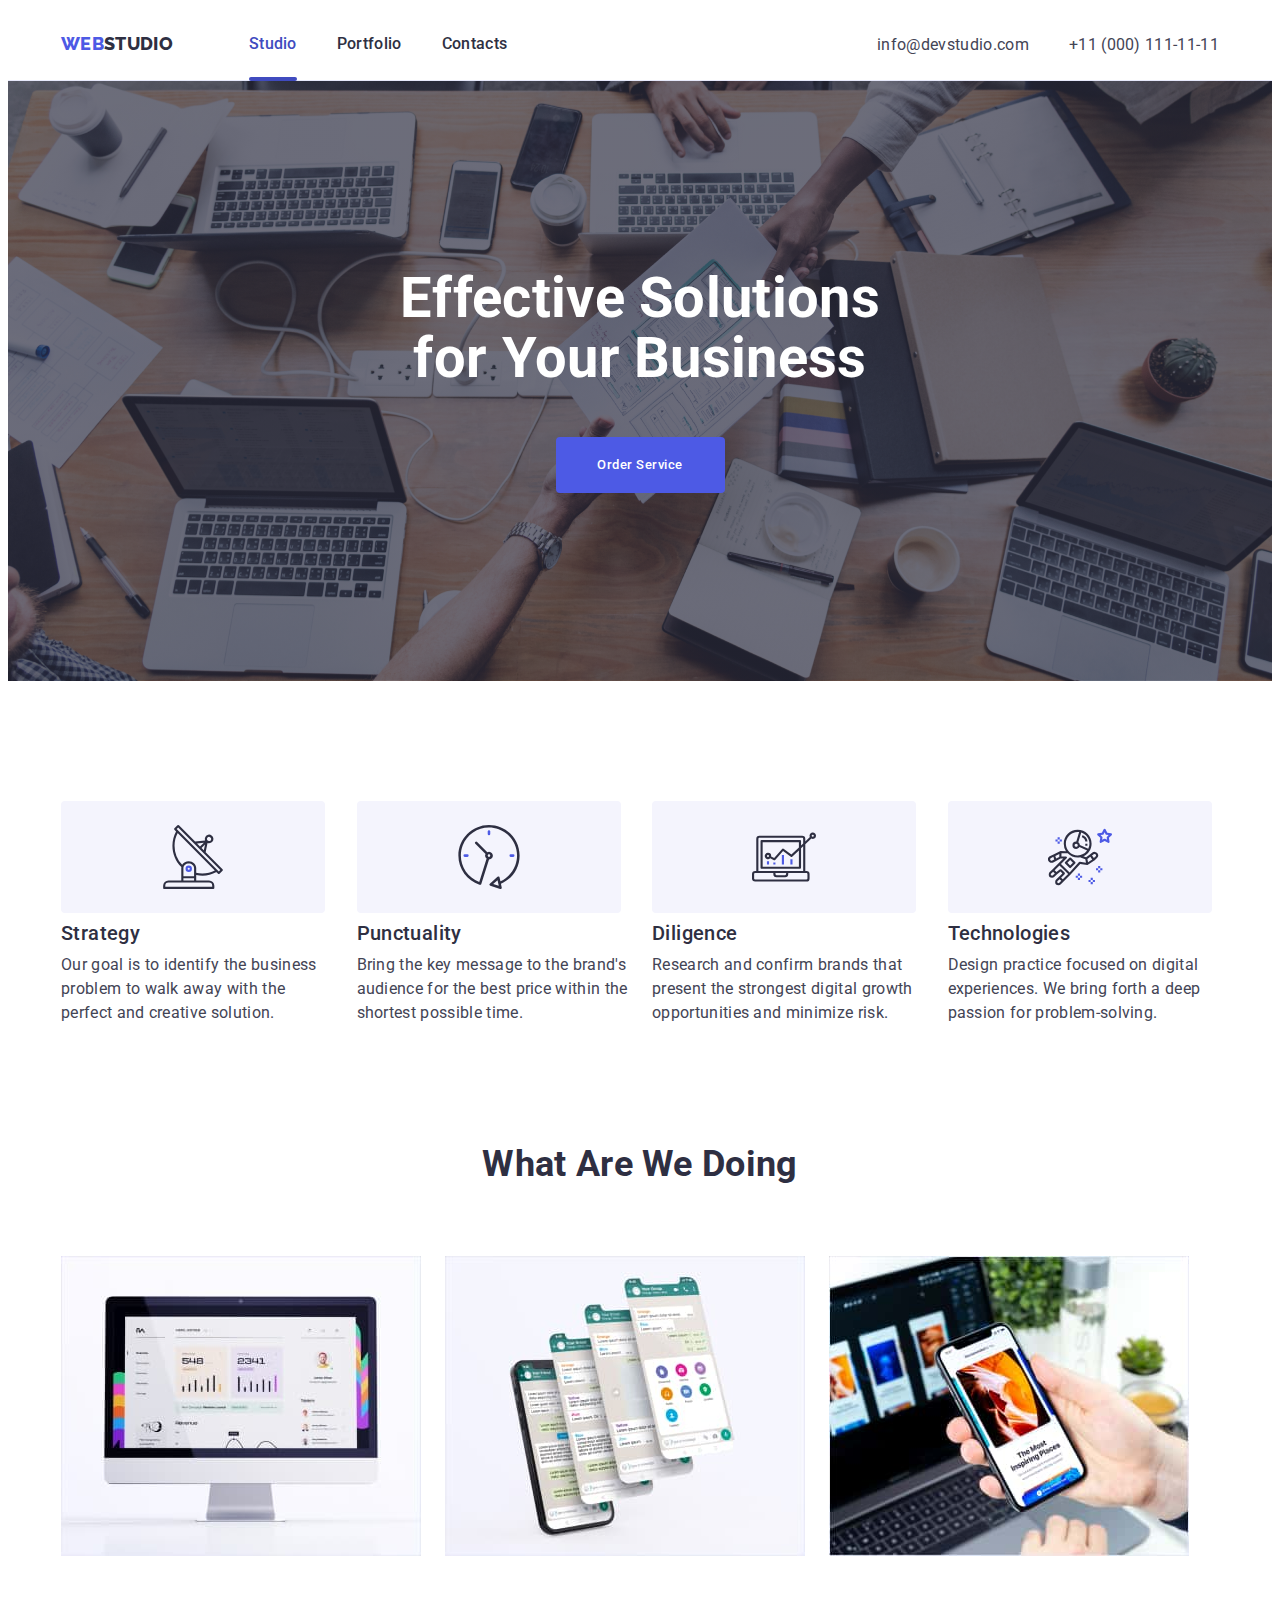
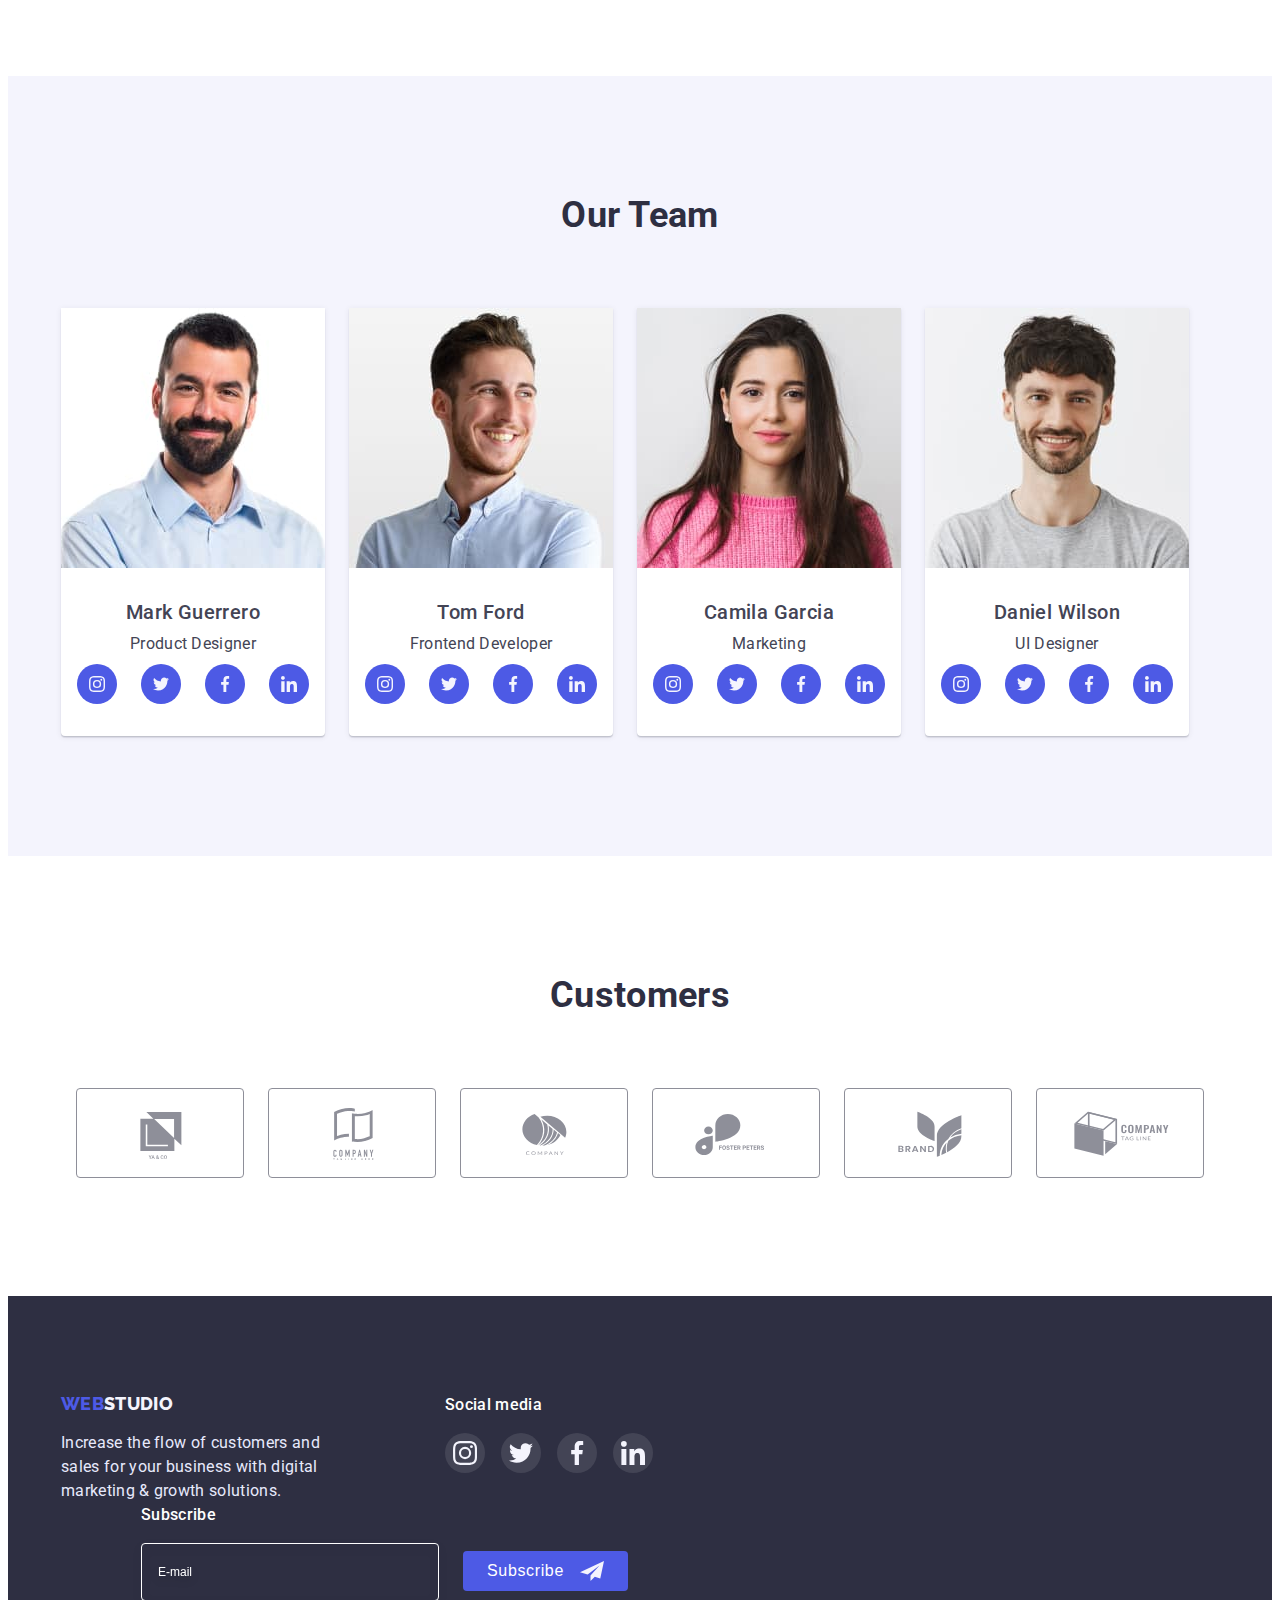
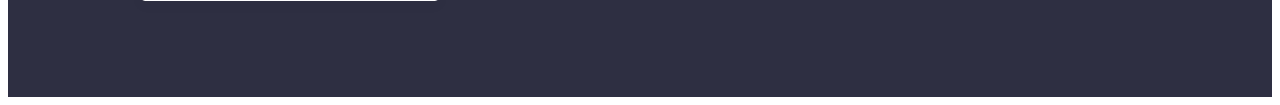
<file: index.html>
<!DOCTYPE html>
<html lang="en">
  <head>
    <meta charset="UTF-8" />
    <meta http-equiv="X-UA-Compatible" content="IE=edge" />
    <meta name="viewport" content="width=device-width, initial-scale=1.0" />
    <title>Webstudio</title>
    <link
      href="https://fonts.googleapis.com/css2?family=Raleway:wght@800&family=Roboto:wght@400;500;700&display=swap"
      rel="stylesheet"
    />
    <link
      rel="stylesheet"
      href="https://cdnjs.cloudflare.com/ajax/libs/modern-normalize/1.1.0/modern-normalize.min.css"
      integrity="sha512-wpPYUAdjBVSE4KJnH1VR1HeZfpl1ub8YT/NKx4PuQ5NmX2tKuGu6U/JRp5y+Y8XG2tV+wKQpNHVUX03MfMFn9Q=="
      crossorigin="anonymous"
      referrerpolicy="no-referrer"
    />
    <link rel="stylesheet" href="./css/styles.css" />
    <link rel="stylesheet" href="./css/mobile.css" />
    <link rel="stylesheet" href="./css/tablet.css" />
    <link rel="stylesheet" href="./css/desktop.css" />
  </head>
  <body>
    <header class="header">
      <div class="container header-container">
        <nav class="header-nav">
          <a href="./index.html" class="logo">
            <span class="logo-part">Web</span>studio</a
          >
          <ul class="header-list">
            <li>
              <a href="./index.html" class="header-link active">Studio</a>
            </li>
            <li>
              <a href="./portfolio.html" class="header-link">Portfolio</a>
            </li>
            <li>
              <a href="#" class="header-link">Contacts</a>
            </li>
          </ul>
        </nav>
        <address>
          <ul class="header-contacts">
            <li>
              <a href="mailto:info@devstudio.com" class="link-addres"
                >info@devstudio.com</a
              >
            </li>
            <li>
              <a href="tel:+110001111111" class="link-addres"
                >+11 (000) 111-11-11</a
              >
            </li>
          </ul>
        </address>
        <a href="./index.html" class="logo-menu">
          <span class="logo-part-menu">Web</span>studio</a
        >
        <button type="button" class="menu-open-btn" data-menu-open>
          <svg class="meny-icon">
            <use href="./images/symbol-defs.svg#icon-menu2"></use>
          </svg>
        </button>
      </div>
      <div class="mobile-menu is-hidden" data-menu>
        <div>
          <button class="menu-close-btn" type="button" data-menu-close>
            <svg class="menu-close-icon">
              <use href="./images/close-icon.svg#icon-close-black"></use>
            </svg>
          </button>
          <ul class="mob-menu-list">
            <li>
              <a href="./index.html" class="mob-menu-link">Studio</a>
            </li>
            <li>
              <a href="./portfolio.html" class="mob-menu-link">Portfolio</a>
            </li>
            <li>
              <a href="#" class="mob-menu-link mob-active">Contacts</a>
            </li>
          </ul>
        </div>
        <div>
          <ul class="mob-menu-contacts">
            <li>
              <a href="tel:+110001111111" class="mob-menu-tel"
                >+11 (000) 111-11-11</a
              >
            </li>
            <li>
              <a href="mailto:info@devstudio.com" class="mob-menu-addres"
                >info@devstudio.com</a
              >
            </li>
          </ul>
          <ul class="mob-menu-soc-icon">
            <li class="social-networks-footer-items">
              <a class="menu-social-list-link" href="">
                <svg class="menu-social-icon">
                  <use href="./images/symbol-defs.svg#icon-instagram"></use>
                </svg>
              </a>
            </li>
            <li class="social-networks-footer-items">
              <a class="menu-social-list-link" href="">
                <svg class="menu-social-icon">
                  <use href="./images/symbol-defs.svg#icon-twitter"></use>
                </svg>
              </a>
            </li>
            <li class="social-networks-footer-items">
              <a class="menu-social-list-link" href="">
                <svg class="menu-social-icon">
                  <use href="./images/symbol-defs.svg#icon-facebook"></use>
                </svg>
              </a>
            </li>
            <li class="social-networks-footer-items">
              <a class="menu-social-list-link" href="">
                <svg class="menu-social-icon">
                  <use href="./images/symbol-defs.svg#icon-linkedin"></use>
                </svg>
              </a>
            </li>
          </ul>
        </div>
      </div>
    </header>
    <main>
      <section class="section-hero">
        <div class="container">
          <h1 class="hero-title">Effective Solutions for Your Business</h1>
          <button type="button" class="hero-button" data-modal-open>
            Order Service
          </button>
        </div>
      </section>
      <section class="section">
        <div class="container">
          <h2 class="visually-hidden">Our services</h2>
          <ul class="services-list">
            <li class="services-item">
              <div class="icon-border">
                <svg class="services-icon">
                  <use href="./images/symbol-defs.svg#icon-antenna"></use>
                </svg>
              </div>

              <h3 class="section-subtitle">Strategy</h3>
              <p class="section-text">
                Our goal is to identify the business problem to walk away with
                the perfect and creative solution.
              </p>
            </li>
            <li class="services-item">
              <div class="icon-border">
                <svg class="services-icon">
                  <use href="./images/symbol-defs.svg#icon-clock"></use>
                </svg>
              </div>

              <h3 class="section-subtitle">Punctuality</h3>
              <p class="section-text">
                Bring the key message to the brand's audience for the best price
                within the shortest possible time.
              </p>
            </li>
            <li class="services-item">
              <div class="icon-border">
                <svg class="services-icon">
                  <use href="./images/symbol-defs.svg#icon-diagram"></use>
                </svg>
              </div>

              <h3 class="section-subtitle">Diligence</h3>
              <p class="section-text">
                Research and confirm brands that present the strongest digital
                growth opportunities and minimize risk.
              </p>
            </li>
            <li class="services-item">
              <div class="icon-border">
                <svg class="services-icon">
                  <use href="./images/symbol-defs.svg#icon-astronaut"></use>
                </svg>
              </div>

              <h3 class="section-subtitle">Technologies</h3>
              <p class="section-text">
                Design practice focused on digital experiences. We bring forth a
                deep passion for problem-solving.
              </p>
            </li>
          </ul>
        </div>
      </section>
      <section class="section-exapmles">
        <div class="container examples-container">
          <h2 class="section-title">What are we doing</h2>
          <ul class="examples-list">
            <li>
              <img
                srcset="./images/img1.jpg 1x, ./images/img1-2x.jpg 2x"
                src="./images/img1.jpg"
                alt="Computer"
                width="360"
              />
            </li>
            <li>
              <img
                srcset="./images/img2.jpg 1x, ./images/img2-2x.jpg 2x"
                src="./images/img2.jpg"
                alt="Smartphone"
                width="360"
              />
            </li>
            <li>
              <img
                srcset="./images/img3.jpg 1x, ./images/img3-2x.jpg 2x"
                src="./images/img3.jpg"
                alt="Smartphone and laptop"
                width="360"
              />
            </li>
          </ul>
        </div>
      </section>
      <section class="section-team">
        <div class="container">
          <h2 class="section-title">Our Team</h2>
          <ul class="team-list">
            <li class="team-item">
              <img
                srcset="./images/img-Mark.jpg 1x, ./images/img-Mark-2x.jpg 2x"
                src="./images/img-Mark.jpg"
                alt="Smilling man with beard"
                width="264"
              />
              <div class="team-item-subscribe">
                <h3 class="section-subtitle-team">Mark Guerrero</h3>
                <p class="section-text-team">Product Designer</p>
                <ul class="team-social-list">
                  <li class="team-social-list-item">
                    <a class="team-social-list-link" href="">
                      <svg class="team-social-icon">
                        <use
                          href="./images/symbol-defs.svg#icon-instagram"
                        ></use>
                      </svg>
                    </a>
                  </li>
                  <li class="team-social-list-item">
                    <a class="team-social-list-link" href="">
                      <svg class="team-social-icon">
                        <use href="./images/symbol-defs.svg#icon-twitter"></use>
                      </svg>
                    </a>
                  </li>
                  <li class="team-social-list-item">
                    <a class="team-social-list-link" href="">
                      <svg class="team-social-icon">
                        <use
                          href="./images/symbol-defs.svg#icon-facebook"
                        ></use>
                      </svg>
                    </a>
                  </li>
                  <li class="team-social-list-item">
                    <a class="team-social-list-link" href="">
                      <svg class="team-social-icon">
                        <use
                          href="./images/symbol-defs.svg#icon-linkedin"
                        ></use>
                      </svg>
                    </a>
                  </li>
                </ul>
              </div>
            </li>
            <li class="team-item">
              <img
                srcset="./images/img-TOm.jpg 1x, ./images/img-TOm-2x.jpg 2x"
                src="./images/img-TOm.jpg"
                alt="Man look aside"
                width="264"
              />
              <div class="team-item-subscribe">
                <h3 class="section-subtitle-team">Tom Ford</h3>
                <p class="section-text-team">Frontend Developer</p>
                <ul class="team-social-list">
                  <li class="team-social-list-item">
                    <a class="team-social-list-link" href="">
                      <svg class="team-social-icon">
                        <use
                          href="./images/symbol-defs.svg#icon-instagram"
                        ></use>
                      </svg>
                    </a>
                  </li>
                  <li class="team-social-list-item">
                    <a class="team-social-list-link" href="">
                      <svg class="team-social-icon">
                        <use href="./images/symbol-defs.svg#icon-twitter"></use>
                      </svg>
                    </a>
                  </li>
                  <li class="team-social-list-item">
                    <a class="team-social-list-link" href="">
                      <svg class="team-social-icon">
                        <use
                          href="./images/symbol-defs.svg#icon-facebook"
                        ></use>
                      </svg>
                    </a>
                  </li>
                  <li class="team-social-list-item">
                    <a class="team-social-list-link" href="">
                      <svg class="team-social-icon">
                        <use
                          href="./images/symbol-defs.svg#icon-linkedin"
                        ></use>
                      </svg>
                    </a>
                  </li>
                </ul>
              </div>
            </li>
            <li class="team-item">
              <img
                srcset="
                  ./images/img-Carolina.jpg    1x,
                  ./images/img-Carolina-2x.jpg 2x
                "
                src="./images/img-Carolina.jpg"
                alt="Worker girl"
                width="264"
              />
              <div class="team-item-subscribe">
                <h3 class="section-subtitle-team">Camila Garcia</h3>
                <p class="section-text-team">Marketing</p>
                <ul class="team-social-list">
                  <li class="team-social-list-item">
                    <a class="team-social-list-link" href="">
                      <svg class="team-social-icon">
                        <use
                          href="./images/symbol-defs.svg#icon-instagram"
                        ></use>
                      </svg>
                    </a>
                  </li>
                  <li class="team-social-list-item">
                    <a class="team-social-list-link" href="">
                      <svg class="team-social-icon">
                        <use href="./images/symbol-defs.svg#icon-twitter"></use>
                      </svg>
                    </a>
                  </li>
                  <li class="team-social-list-item">
                    <a class="team-social-list-link" href="">
                      <svg class="team-social-icon">
                        <use
                          href="./images/symbol-defs.svg#icon-facebook"
                        ></use>
                      </svg>
                    </a>
                  </li>
                  <li class="team-social-list-item">
                    <a class="team-social-list-link" href="">
                      <svg class="team-social-icon">
                        <use
                          href="./images/symbol-defs.svg#icon-linkedin"
                        ></use>
                      </svg>
                    </a>
                  </li>
                </ul>
              </div>
            </li>
            <li class="team-item">
              <img
                srcset="
                  ./images/img-Daniel.jpg    1x,
                  ./images/img-Daniel-2x.jpg 2x
                "
                src="./images/img-Daniel.jpg"
                alt="Man in tshirt"
                width="264"
              />

              <div class="team-item-subscribe">
                <h3 class="section-subtitle-team">Daniel Wilson</h3>
                <p class="section-text-team">UI Designer</p>
                <ul class="team-social-list">
                  <li class="team-social-list-item">
                    <a class="team-social-list-link" href="">
                      <svg class="team-social-icon">
                        <use
                          href="./images/symbol-defs.svg#icon-instagram"
                        ></use>
                      </svg>
                    </a>
                  </li>
                  <li class="team-social-list-item">
                    <a class="team-social-list-link" href="">
                      <svg class="team-social-icon">
                        <use href="./images/symbol-defs.svg#icon-twitter"></use>
                      </svg>
                    </a>
                  </li>
                  <li class="team-social-list-item">
                    <a class="team-social-list-link" href="">
                      <svg class="team-social-icon">
                        <use
                          href="./images/symbol-defs.svg#icon-facebook"
                        ></use>
                      </svg>
                    </a>
                  </li>
                  <li class="team-social-list-item">
                    <a class="team-social-list-link" href="">
                      <svg class="team-social-icon">
                        <use
                          href="./images/symbol-defs.svg#icon-linkedin"
                        ></use>
                      </svg>
                    </a>
                  </li>
                </ul>
              </div>
            </li>
          </ul>
        </div>
      </section>
      <section class="section-customers">
        <div class="container">
          <h2 class="section-title">Customers</h2>
          <ul class="customers-list">
            <li class="customers-item">
              <a class="customers-list-link" href="">
                <svg class="customers-icon">
                  <use href="./images/symbol-defs.svg#icon-Logo-four"></use>
                </svg>
              </a>
            </li>
            <li class="customers-item">
              <a class="customers-list-link" href="">
                <svg class="customers-icon">
                  <use href="./images/symbol-defs.svg#icon-Logo-first"></use>
                </svg>
              </a>
            </li>
            <li class="customers-item">
              <a class="customers-list-link" href="">
                <svg class="customers-icon">
                  <use href="./images/symbol-defs.svg#icon-Logo-second"></use>
                </svg>
              </a>
            </li>
            <li class="customers-item">
              <a class="customers-list-link" href="">
                <svg class="customers-icon">
                  <use href="./images/symbol-defs.svg#icon-logo-fout-new"></use>
                </svg>
              </a>
            </li>
            <li class="customers-item">
              <a class="customers-list-link" href="">
                <svg class="customers-icon">
                  <use href="./images/symbol-defs.svg#icon-Logo-fifth"></use>
                </svg>
              </a>
            </li>
            <li class="customers-item">
              <a class="customers-list-link" href="">
                <svg class="customers-icon">
                  <use href="./images/symbol-defs.svg#icon-logo-six"></use>
                </svg>
              </a>
            </li>
          </ul>
        </div>
      </section>
    </main>
    <footer class="footer">
      <div class="container footer-container">
        <div class="footer-logo-and-text">
          <a href="./index.html" class="logo-footer">
            <span class="logo-part">Web</span>studio</a
          >
          <p class="footer-text">
            Increase the flow of customers and sales for your business with
            digital marketing & growth solutions.
          </p>
        </div>
        <div class="social-networks-footer">
          <p class="social-networks-footer-text">Social media</p>
          <ul class="social-networks-footer-list">
            <li class="social-networks-footer-items">
              <a class="footer-social-list-link" href="">
                <svg class="footer-social-icon">
                  <use href="./images/symbol-defs.svg#icon-instagram"></use>
                </svg>
              </a>
            </li>
            <li class="social-networks-footer-items">
              <a class="footer-social-list-link" href="">
                <svg class="footer-social-icon">
                  <use href="./images/symbol-defs.svg#icon-twitter"></use>
                </svg>
              </a>
            </li>
            <li class="social-networks-footer-items">
              <a class="footer-social-list-link" href="">
                <svg class="footer-social-icon">
                  <use href="./images/symbol-defs.svg#icon-facebook"></use>
                </svg>
              </a>
            </li>
            <li class="social-networks-footer-items">
              <a class="footer-social-list-link" href="">
                <svg class="footer-social-icon">
                  <use href="./images/symbol-defs.svg#icon-linkedin"></use>
                </svg>
              </a>
            </li>
          </ul>
        </div>
        <div class="footer-form">
          <p class="footer-modal-form-text">Subscribe</p>
          <form class="footer-modal-form">
            <input
              class="footer-input"
              type="text"
              name="user-email"
              placeholder="E-mail"
            />
            <button type="submit" class="footer-form-btn">
              Subscribe
              <svg class="send-icon">
                <use href="./images/symbol-defs.svg#icon-send"></use>
              </svg>
            </button>
          </form>
        </div>
      </div>
    </footer>
    <div class="backdrop is-hidden" data-modal>
      <div class="modal-page">
        <button class="modal-close-btn" type="button" data-modal-close>
          <svg class="close-icon">
            <use href="./images/close-icon.svg#icon-close-black"></use>
          </svg>
        </button>
        <p class="modal-title">Leave your contacts and we will call you back</p>
        <form class="modal-form">
          <label class="modal-field">
            <span class="modal-field-text">Name</span>
            <span class="input-wrap">
              <input class="modal-input" type="text" name="user-name" />
              <svg class="modal-input-icon" width="12" height="12">
                <use href="./images/symbol-defs.svg#icon-User"></use>
              </svg>
            </span>
          </label>
          <label class="modal-field"
            ><span class="modal-field-text">Phone</span>
            <span class="input-wrap">
              <input class="modal-input" type="text" name="user-phone" />
              <svg class="modal-input-icon" width="12" height="12">
                <use href="./images/symbol-defs.svg#icon-Phone"></use>
              </svg>
            </span>
          </label>
          <label class="modal-field"
            ><span class="modal-field-text">Email</span>
            <span class="input-wrap">
              <input class="modal-input" type="text" name="user-email" />
              <svg class="modal-input-icon" width="12" height="12">
                <use href="./images/symbol-defs.svg#icon-Mail"></use>
              </svg>
            </span>
          </label>
          <label class="modal-text-area" for="user-comment">Comment </label>
          <textarea
            class="modal-comment"
            name="user-comment"
            id="user-comment"
            placeholder="Text input"
          ></textarea>
          <input
            class="input-check visually-hidden"
            id="input-check"
            name="user-check"
            type="checkbox"
            value="true"
          />
          <label class="check-text" for="input-check">
            <span class="check-box">
              <svg class="check-icon" width="10" height="8">
                <use href="./images/symbol-defs.svg#icon-accept"></use>
              </svg>
            </span>
            <span
              >I accept the terms and conditions of the
              <a class="privacy-policy" href="">Privacy Policy</a>
            </span>
          </label>
          <button type="submit" class="finish-modal-btn">Send</button>
        </form>
      </div>
    </div>
    <script src="./js/modal.js"></script>
    <script src="./js/menu.js"></script>
  </body>
</html>
</file>
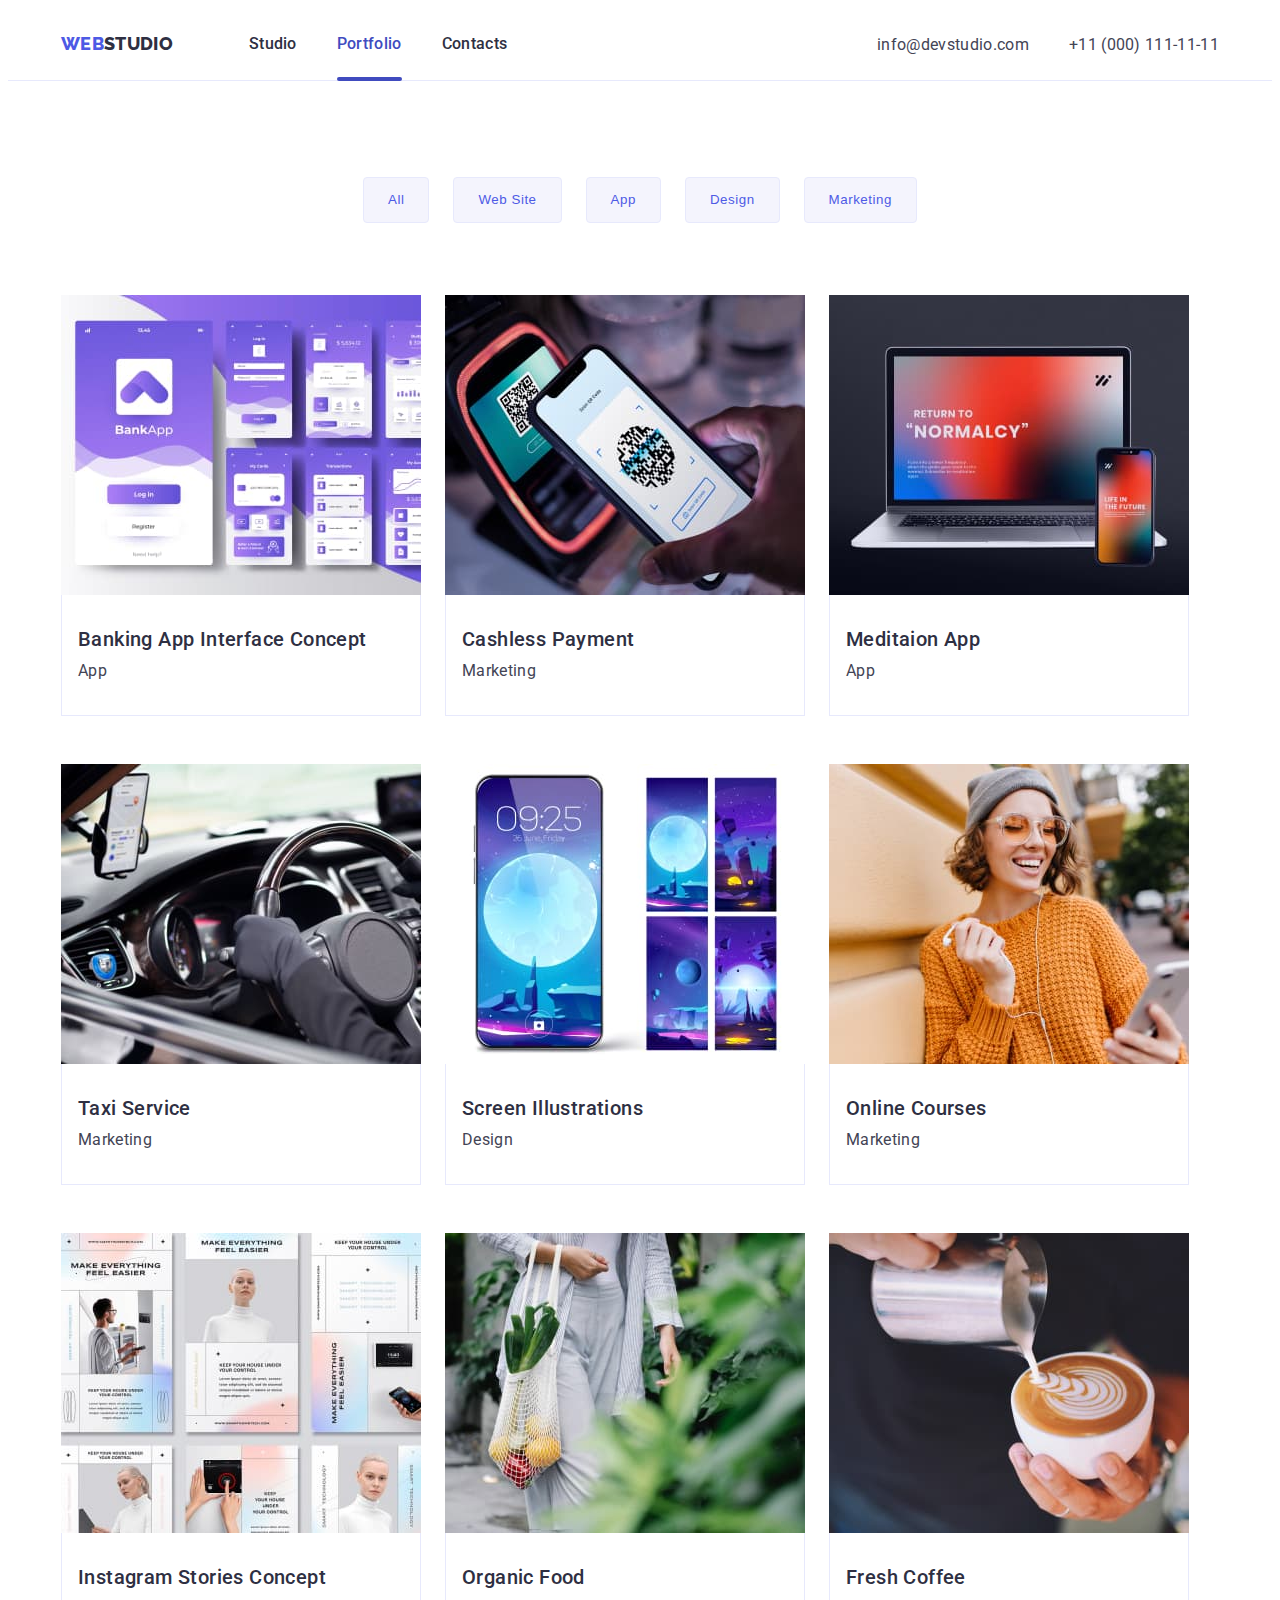
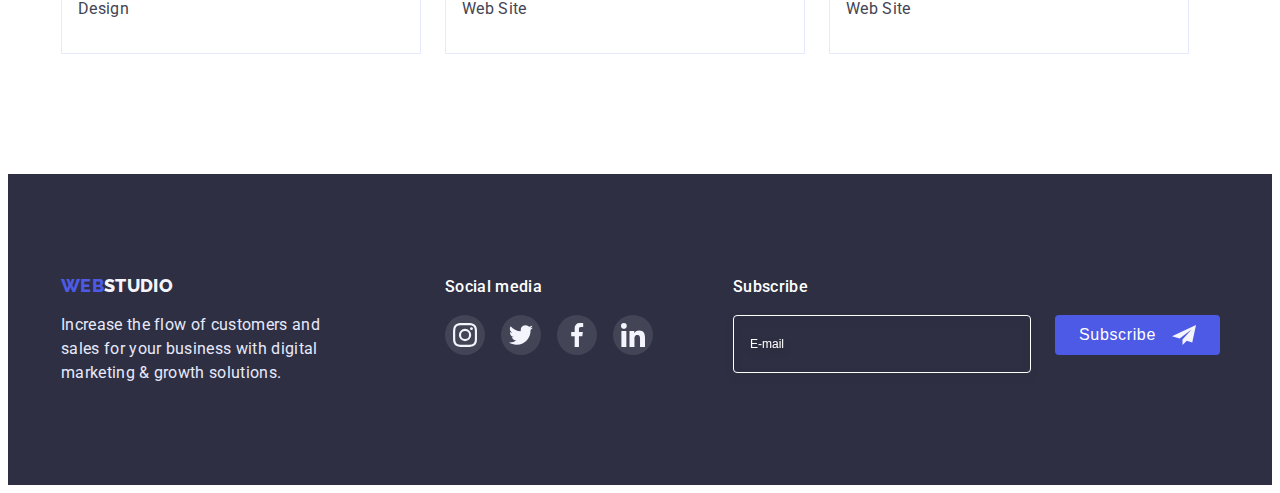
<file: portfolio.html>
<!DOCTYPE html>
<html lang="en">
  <head>
    <meta charset="UTF-8" />
    <meta http-equiv="X-UA-Compatible" content="IE=edge" />
    <meta name="viewport" content="width=device-width, initial-scale=1.0" />
    <title>Document</title>
    <link
      href="https://fonts.googleapis.com/css2?family=Raleway:wght@800&family=Roboto:wght@400;500;700&display=swap"
      rel="stylesheet"
    />
    <link
      rel="stylesheet"
      href="https://cdnjs.cloudflare.com/ajax/libs/modern-normalize/1.1.0/modern-normalize.min.css"
      integrity="sha512-wpPYUAdjBVSE4KJnH1VR1HeZfpl1ub8YT/NKx4PuQ5NmX2tKuGu6U/JRp5y+Y8XG2tV+wKQpNHVUX03MfMFn9Q=="
      crossorigin="anonymous"
      referrerpolicy="no-referrer"
    />
    <link rel="stylesheet" href="./css/styles.css" />
    <link rel="stylesheet" href="./css/mobile.css" />
    <link rel="stylesheet" href="./css/tablet.css" />
    <link rel="stylesheet" href="./css/desktop.css" />
  </head>
  <body>
    <header class="header">
      <div class="container header-container">
        <nav class="header-nav">
          <a href="./index.html" class="logo">
            <span class="logo-part">Web</span>studio</a
          >
          <ul class="header-list">
            <li>
              <a href="./index.html" class="header-link">Studio</a>
            </li>
            <li>
              <a href="./portfolio.html" class="header-link active"
                >Portfolio</a
              >
            </li>
            <li>
              <a href="#" class="header-link">Contacts</a>
            </li>
          </ul>
        </nav>
        <address>
          <ul class="header-contacts">
            <li>
              <a href="mailto:info@devstudio.com" class="link-addres"
                >info@devstudio.com</a
              >
            </li>
            <li>
              <a href="tel:+110001111111" class="link-addres"
                >+11 (000) 111-11-11</a
              >
            </li>
          </ul>
        </address>
        <button type="button" class="menu-open-btn" data-menu-open>
          <svg class="meny-icon">
            <use href="./images/symbol-defs.svg#icon-menu2"></use>
          </svg>
        </button>
        <div class="mobile-menu is-hidden" data-menu>
          <div>
            <button class="menu-close-btn" type="button" data-menu-close>
              <svg class="menu-close-icon">
                <use href="./images/close-icon.svg#icon-close-black"></use>
              </svg>
            </button>
            <ul class="mob-menu-list">
              <li>
                <a href="./index.html" class="mob-menu-link">Studio</a>
              </li>
              <li>
                <a href="./portfolio.html" class="mob-menu-link">Portfolio</a>
              </li>
              <li>
                <a href="#" class="mob-menu-link mob-active">Contacts</a>
              </li>
            </ul>
          </div>
          <div>
            <ul class="mob-menu-contacts">
              <li>
                <a href="tel:+110001111111" class="mob-menu-tel"
                  >+11 (000) 111-11-11</a
                >
              </li>
              <li>
                <a href="mailto:info@devstudio.com" class="mob-menu-addres"
                  >info@devstudio.com</a
                >
              </li>
            </ul>
            <ul class="mob-menu-soc-icon">
              <li class="social-networks-footer-items">
                <a class="menu-social-list-link" href="">
                  <svg class="menu-social-icon">
                    <use href="./images/symbol-defs.svg#icon-instagram"></use>
                  </svg>
                </a>
              </li>
              <li class="social-networks-footer-items">
                <a class="menu-social-list-link" href="">
                  <svg class="menu-social-icon">
                    <use href="./images/symbol-defs.svg#icon-twitter"></use>
                  </svg>
                </a>
              </li>
              <li class="social-networks-footer-items">
                <a class="menu-social-list-link" href="">
                  <svg class="menu-social-icon">
                    <use href="./images/symbol-defs.svg#icon-facebook"></use>
                  </svg>
                </a>
              </li>
              <li class="social-networks-footer-items">
                <a class="menu-social-list-link" href="">
                  <svg class="menu-social-icon">
                    <use href="./images/symbol-defs.svg#icon-linkedin"></use>
                  </svg>
                </a>
              </li>
            </ul>
          </div>
        </div>
      </div>
    </header>
    <main>
      <section class="portfolio-section">
        <div class="container">
          <h1 class="visually-hidden">What we do</h1>
          <ul class="button-portfolio-list">
            <li>
              <button type="button" class="button-portfolio-link">All</button>
            </li>
            <li>
              <button type="button" class="button-portfolio-link">
                Web Site
              </button>
            </li>
            <li>
              <button type="button" class="button-portfolio-link">App</button>
            </li>
            <li>
              <button type="button" class="button-portfolio-link">
                Design
              </button>
            </li>
            <li>
              <button type="button" class="button-portfolio-link">
                Marketing
              </button>
            </li>
          </ul>

          <ul class="portfolio-list">
            <li class="portfolio-list-item">
              <a href="#" class="porfoloio-link-item">
                <div class="card-wrap">
                  <img
                    src="./images/img(5).jpg"
                    alt="Banking app project"
                    width="360"
                    height="300"
                  />
                  <p class="portfolio-overlay">
                    14 Stylish and User-Friendly App Design Concepts · Task
                    Manager App · Calorie Tracker App · Exotic Fruit Ecommerce
                    App · Cloud Storage App
                  </p>
                </div>
                <div class="portfolio-border">
                  <h2 class="section-subtitle">
                    Banking App Interface Concept
                  </h2>
                  <p class="section-text portfolio-text">App</p>
                </div>
              </a>
            </li>
            <li class="portfolio-list-item">
              <a href="#" class="porfoloio-link-item">
                <div class="card-wrap">
                  <img
                    src="./images/img(6).jpg"
                    alt="Paying using phone"
                    width="360"
                    height="300"
                  />
                  <p class="portfolio-overlay">
                    14 Stylish and User-Friendly App Design Concepts · Task
                    Manager App · Calorie Tracker App · Exotic Fruit Ecommerce
                    App · Cloud Storage App
                  </p>
                </div>
                <div class="portfolio-border">
                  <h2 class="section-subtitle">Cashless Payment</h2>
                  <p class="section-text portfolio-text">Marketing</p>
                </div>
              </a>
            </li>

            <li class="portfolio-list-item">
              <a href="#" class="porfoloio-link-item">
                <div class="card-wrap">
                  <img
                    src="./images/img(7).jpg"
                    alt="laptop and phone"
                    width="360"
                    height="300"
                  />
                  <p class="portfolio-overlay">
                    14 Stylish and User-Friendly App Design Concepts · Task
                    Manager App · Calorie Tracker App · Exotic Fruit Ecommerce
                    App · Cloud Storage App
                  </p>
                </div>

                <div class="portfolio-border">
                  <h2 class="section-subtitle">Meditaion App</h2>
                  <p class="section-text portfolio-text">App</p>
                </div>
              </a>
            </li>

            <li class="portfolio-list-item">
              <a href="#" class="porfoloio-link-item">
                <div class="card-wrap">
                  <img
                    src="./images/img(8).jpg"
                    alt="Car"
                    width="360"
                    height="300"
                  />
                  <p class="portfolio-overlay">
                    14 Stylish and User-Friendly App Design Concepts · Task
                    Manager App · Calorie Tracker App · Exotic Fruit Ecommerce
                    App · Cloud Storage App
                  </p>
                </div>

                <div class="portfolio-border">
                  <h2 class="section-subtitle">Taxi Service</h2>
                  <p class="section-text portfolio-text">Marketing</p>
                </div>
              </a>
            </li>

            <li class="portfolio-list-item">
              <a href="#" class="porfoloio-link-item">
                <div class="card-wrap">
                  <img
                    src="./images/img(15).jpg"
                    alt="Phone"
                    width="360"
                    height="300"
                  />
                  <p class="portfolio-overlay">
                    14 Stylish and User-Friendly App Design Concepts · Task
                    Manager App · Calorie Tracker App · Exotic Fruit Ecommerce
                    App · Cloud Storage App
                  </p>
                </div>

                <div class="portfolio-border">
                  <h2 class="section-subtitle">Screen Illustrations</h2>
                  <p class="section-text portfolio-text">Design</p>
                </div>
              </a>
            </li>

            <li class="portfolio-list-item">
              <a href="#" class="porfoloio-link-item">
                <div class="card-wrap">
                  <img
                    src="./images/img(9).jpg"
                    alt="Girl with headphones"
                    width="360"
                    height="300"
                  />
                  <p class="portfolio-overlay">
                    14 Stylish and User-Friendly App Design Concepts · Task
                    Manager App · Calorie Tracker App · Exotic Fruit Ecommerce
                    App · Cloud Storage App
                  </p>
                </div>

                <div class="portfolio-border">
                  <h2 class="section-subtitle">Online Courses</h2>
                  <p class="section-text portfolio-text">Marketing</p>
                </div>
              </a>
            </li>

            <li class="portfolio-list-item">
              <a href="#" class="porfoloio-link-item">
                <div class="card-wrap">
                  <img
                    src="./images/img(10).jpg"
                    alt="View of stories"
                    width="360"
                    height="300"
                  />
                  <p class="portfolio-overlay">
                    14 Stylish and User-Friendly App Design Concepts · Task
                    Manager App · Calorie Tracker App · Exotic Fruit Ecommerce
                    App · Cloud Storage App
                  </p>
                </div>
              </a>

              <div class="portfolio-border">
                <h2 class="section-subtitle">Instagram Stories Concept</h2>
                <p class="section-text portfolio-text">Design</p>
              </div>
            </li>

            <li class="portfolio-list-item">
              <a href="#" class="porfoloio-link-item">
                <div class="card-wrap">
                  <img
                    src="./images/img(11).jpg"
                    alt="Bag with fruits"
                    width="360"
                    height="300"
                  />
                  <p class="portfolio-overlay">
                    14 Stylish and User-Friendly App Design Concepts · Task
                    Manager App · Calorie Tracker App · Exotic Fruit Ecommerce
                    App · Cloud Storage App
                  </p>
                </div>

                <div class="portfolio-border">
                  <h2 class="section-subtitle">Organic Food</h2>
                  <p class="section-text portfolio-text">Web Site</p>
                </div>
              </a>
            </li>

            <li class="portfolio-list-item">
              <a href="#" class="porfoloio-link-item">
                <div class="card-wrap">
                  <img
                    src="./images/img(14).jpg"
                    alt="Cup of cofee"
                    width="360"
                    height="300"
                  />
                  <p class="portfolio-overlay">
                    14 Stylish and User-Friendly App Design Concepts · Task
                    Manager App · Calorie Tracker App · Exotic Fruit Ecommerce
                    App · Cloud Storage App
                  </p>
                </div>

                <div class="portfolio-border">
                  <h2 class="section-subtitle">Fresh Coffee</h2>
                  <p class="section-text portfolio-text">Web Site</p>
                </div>
              </a>
            </li>
          </ul>
        </div>
      </section>
    </main>
    <footer class="footer-portfolio">
      <div class="container footer-container-portfolio">
        <div class="footer-logo-and-text-portfolio">
          <a href="./index.html" class="logo-footer">
            <span class="logo-part">Web</span>studio</a
          >
          <p class="footer-text-portfolio">
            Increase the flow of customers and sales for your business with
            digital marketing & growth solutions.
          </p>
        </div>
        <div class="social-networks-footer-portfolio">
          <p class="social-networks-footer-text-portfolio">Social media</p>
          <ul class="social-networks-footer-list-portfolio">
            <li class="social-networks-footer-items-portfolio">
              <a class="footer-social-list-link-portfolio" href="">
                <svg class="footer-social-icon">
                  <use href="./images/symbol-defs.svg#icon-instagram"></use>
                </svg>
              </a>
            </li>
            <li class="social-networks-footer-items-portfolio">
              <a class="footer-social-list-link-portfolio" href="">
                <svg class="footer-social-icon">
                  <use href="./images/symbol-defs.svg#icon-twitter"></use>
                </svg>
              </a>
            </li>
            <li class="social-networks-footer-items-portfolio">
              <a class="footer-social-list-link-portfolio" href="">
                <svg class="footer-social-icon">
                  <use href="./images/symbol-defs.svg#icon-facebook"></use>
                </svg>
              </a>
            </li>
            <li class="social-networks-footer-items-portfolio">
              <a class="footer-social-list-link-portfolio" href="">
                <svg class="footer-social-icon">
                  <use href="./images/symbol-defs.svg#icon-linkedin"></use>
                </svg>
              </a>
            </li>
          </ul>
        </div>
        <div class="footer-form-portfolio">
          <p class="footer-modal-form-text-portfolio">Subscribe</p>
          <form class="footer-modal-form-portfolio">
            <input
              class="footer-input"
              type="text"
              name="user-email"
              placeholder="E-mail"
            />
            <button type="submit" class="footer-form-btn">
              Subscribe
              <svg class="send-icon">
                <use href="./images/symbol-defs.svg#icon-send"></use>
              </svg>
            </button>
          </form>
        </div>
      </div>
    </footer>
    <script src="./js/menu.js"></script>
  </body>
</html>
</file>
<file: css/styles.css>
/* :root {
  --main-title-colour: #2e2f42;
  --main-text-colour: #434455;
  --accent-colour: #4d5ae5;
  --main-bg-colour: #ffffff;
  --secondary-bg-color: #f4f4fd;
  --footer-text-color: #e7e9fc;
  --btn-focus-color: #404bbf;
  --modal-text-color: #8e8f99;
  --modal-bg-color: #fcfcfc;
  --bg-gradient-color: linear-gradient(
    rgba(46, 47, 66, 0.7),
    rgba(46, 47, 66, 0.7)
  );
} */

/* RESET */

/* ul {
  padding: 0;
  margin: 0;
  list-style: none;
}

img {
  display: block;
}

h1,
h2,
h3,
h4,
p {
  margin: 0;
}

a {
  text-decoration: none;
}
button {
  border: none;
}

body {
  background: var(--main-bg-colour);
  color: var(--main-text-colour);

  font-family: "Roboto", sans-serif;
  letter-spacing: 0.02em;
} */

/* Components */

/* .container {
  width: 1158px;
  padding-left: 15px;
  padding-right: 15px;
  margin-left: auto;
  margin-right: auto;
} */

/* Header */

/* .header-container {
  display: flex;
  align-items: center;
} */

/* .header-nav {
  display: flex;
  align-items: center;
}

.header-list {
  display: flex;
  gap: 40px;

  margin-left: 76px;
}
.header-contacts {
  display: flex;
  gap: 40px;
}
.logo {
  color: var(--main-title-colour);
  font-family: "Raleway", sans-serif;

  font-weight: 800;
  font-size: 18px;
  line-height: 1.3;
  letter-spacing: inherit;
  text-decoration: none;
  text-transform: uppercase;
}
.logo-part {
  color: #4d5ae5;
}

.header {
  border-bottom: 1px solid var(--footer-text-color);
}

.site-nav {
  display: flex;
  justify-content: left;
}
.header-list .header-link {
  display: block;
  padding: 24px 0;
  color: var(--main-title-colour);

  font-weight: 500;
  line-height: 1.5;
  text-decoration: none;
  transition: color 250ms cubic-bezier(0.4, 0, 0.2, 1);
}
.header-list .header-link:hover,
.header-list .header-link:focus {
  color: var(--btn-focus-color);
}

.header-link {
  position: relative;
}

.header-list .active {
  color: var(--btn-focus-color);
}

.active::after {
  content: "";
  position: absolute;
  bottom: -1px;
  display: block;
  height: 4px;
  width: 100%;
  border-radius: 2px;
  background-color: var(--btn-focus-color);
}

.header-list .header-link:active {
  color: #404bbf;
}

address {
  margin-left: auto;
}
.link-addres {
  color: var(--main-text-colour);

  font-style: normal;

  line-height: 1.5;
  text-decoration: none;
  transition: color 250ms cubic-bezier(0.4, 0, 0.2, 1);
}

.link-addres:hover,
.link-addres:focus {
  color: #404bbf;
} */

/* Hero */

/* .section-hero {
  max-width: 1440px;
  margin: 0 auto;
  background-color: var(--main-title-colour);
  padding: 188px 0;

  background-image: var(--bg-gradient-color), url(../images/people-office.jpg);

  background-repeat: no-repeat;
  background-position: center;
  background-size: cover;
}

.hero-title {
  color: var(--main-bg-colour);

  font-size: 56px;
  line-height: 1.1;
  margin-left: auto;
  margin-right: auto;
  margin-bottom: 48px;
  text-align: center;
  width: 496px;
}

.hero-button {
  background-color: var(--accent-colour);
  color: var(--main-bg-colour);

  display: block;
  margin: 0 auto;

  font-family: inherit;
  font-weight: 500;

  line-height: 1.5;
  min-width: 169px;
  height: 56px;
  letter-spacing: 0.04em;
  border-radius: 4px;

  cursor: pointer;
  transition: background-color 250ms cubic-bezier(0.4, 0, 0.2, 1);
}

.hero-button:hover,
.hero-button:focus {
  background-color: var(--btn-focus-color);
} */

/* Hidden titles */
/* .visually-hidden {
  position: absolute;
  width: 1px;
  height: 1px;
  margin: -1px;
  border: 0;
  padding: 0;

  white-space: nowrap;
  clip-path: inset(100%);
  clip: rect(0 0 0 0);
  overflow: hidden;
} */

/* Sections */

/* .section-title,
.section-subtitle {
  color: var(--main-title-colour);
} */

/* .services-list {
  display: flex;
  gap: 24px;
} */

/* .section-title {
  font-size: 36px;
  line-height: 1.1;
  text-transform: capitalize;
  text-align: center;
  margin-bottom: 72px;
} */

/* .section-subtitle {
  font-weight: 500;
  font-size: 20px;
  line-height: 1.2;
  margin-bottom: 8px;
} */

/* .section-text {
  color: var(--main-text-colour);

  line-height: 1.5;
} */

/* .services-item {
  width: calc((100% - 72px) / 4);
} */

/* .section-exapmles {
  padding-bottom: 120px;
}

.examples-list {
  display: flex;
  gap: 24px;
} */

/* .section-team {
  background-color: var(--secondary-bg-color);
  padding: 120px 0;
}

.team-list {
  display: flex;
  gap: 24px;
}
.team-item {
  background-color: var(--main-bg-colour);
  box-shadow: 0px 1px 6px rgba(46, 47, 66, 0.08),
    0px 1px 1px rgba(46, 47, 66, 0.16), 0px 2px 1px rgba(46, 47, 66, 0.08);
  border-radius: 0px 0px 4px 4px;
}
.team-social-list {
  display: flex;
  justify-content: center;
  gap: 24px;
  margin-top: 8px;
}

.team-social-list-link:hover,
.team-social-list-link:focus {
  background-color: var(--btn-focus-color);
}
.team-social-list-item {
  width: 40px;
  height: 40px;
}

.team-social-list-link {
  width: 100%;
  height: 100%;
  display: flex;
  background-color: var(--accent-colour);
  justify-content: center;
  align-items: center;
  border-radius: 50%;
  transition: background-color 250ms cubic-bezier(0.4, 0, 0.2, 1);
}

.team-social-icon {
  fill: var(--main-bg-colour);
  width: 16px;
  height: 16px;
}
.team-item-subscribe {
  text-align: center;
  padding: 32px 0;
} */

/* .section-customers {
  padding: 120px 0;
}

.customers-list {
  display: flex;
  gap: 24px;
}

.customers-item {
  width: 168px;
  height: 88px;
}

.customers-list-link {
  height: 100%;
  border: 1px solid #8e8f99;
  border-radius: 4px;
  display: flex;
  justify-content: center;
  align-items: center;
  fill: #8e8f99;
  transition: fill, border-color 250ms cubic-bezier(0.4, 0, 0.2, 1);
}

.customers-list-link:is(:hover, :focus) {
  border-color: var(--btn-focus-color);
  fill: var(--btn-focus-color);
}

.customers-icon {
  width: 104px;
  height: 56px;
  transition: fill 250ms cubic-bezier(0.4, 0, 0.2, 1);
} */

/* Footer */

/* .footer {
  padding: 100px 0;
  background-color: var(--main-title-colour);
}

.footer .logo-footer {
  color: var(--secondary-bg-color);
  font-family: "Raleway", sans-serif;
  font-weight: 800;
  font-size: 18px;
  line-height: 1.3;
  text-decoration: none;
  text-transform: uppercase;
}

.footer-text {
  width: 264px;
  line-height: 1.5;
  margin-top: 16px;
  color: var(--footer-text-color);
}

.social-networks-footer {
  margin-left: 120px;
  margin-right: 80px;
}

.social-networks-footer-list {
  display: flex;
  gap: 16px;
  margin-top: 16px;
}

.footer-social-list-link {
  width: 40px;
  height: 40px;
  display: flex;
  background-color: rgba(255, 255, 255, 0.1);
  justify-content: center;
  align-items: center;
  border-radius: 50%;
  transition: background-color 250ms cubic-bezier(0.4, 0, 0.2, 1);
}

.footer-social-icon {
  fill: var(--main-bg-colour);
  width: 24px;
  height: 24px;
}
.footer-social-list-link:is(:hover, :focus) {
  background-color: #31d0aa;
}

.social-networks-footer-text {
  font-weight: 500;
  line-height: 1.5;
  color: var(--main-bg-colour);
}

.footer-modal-form {
  display: flex;
}

.footer-modal-form-text {
  font-weight: 500;
  line-height: 1.5;
  color: var(--main-bg-colour);
  margin-bottom: 16px;
}

.footer-form-btn {
  width: 165px;
  height: 40px;
  background-color: var(--accent-colour);
  font-weight: 500;
  font-size: 16px;
  line-height: 1.5;
  display: flex;
  justify-content: center;
  align-items: center;
  letter-spacing: 0.04em;
  color: var(--main-bg-colour);
  border-radius: 4px;
  margin-left: 24px;
  cursor: pointer;
  transition: background-color 250ms cubic-bezier(0.4, 0, 0.2, 1);
}

.footer-form-btn:hover,
.footer-form-btn:focus {
  background-color: var(--btn-focus-color);
}
.send-icon {
  width: 24px;
  height: 24px;
  margin-left: 16px;
  fill: var(--secondary-bg-color);
}
.footer-input {
  width: 264px;
  height: 40px;
  border: 1px solid var(--main-bg-colour);
  filter: drop-shadow(0px 4px 4px rgba(0, 0, 0, 0.15));
  border-radius: 4px;
  background-color: transparent;
  color: var(--main-bg-colour);
  padding: 8px 16px;
}
.footer-input::placeholder {
  color: var(--main-bg-colour);
  font-weight: 400;
  font-size: 12px;
  line-height: 2;
} */

/* Page Portfolio */

/* .portfolio-section {
  padding-top: 96px;
  padding-bottom: 120px;
}

.button-portfolio-list {
  display: flex;
  gap: 24px;
  justify-content: center;

  margin-bottom: 72px;
}

.button-portfolio-link {
  color: var(--accent-colour);
  letter-spacing: 0.04em;

  font-weight: 500;
  cursor: pointer;
  line-height: 1.5;
  padding: 12px 24px;
  background-color: var(--secondary-bg-color);
  border: 1px solid var(--footer-text-color);
  border-radius: 4px;
  transition: background-color 250ms cubic-bezier(0.4, 0, 0.2, 1),
    color 250ms cubic-bezier(0.4, 0, 0.2, 1),
    box-shadow 250ms cubic-bezier(0.4, 0, 0.2, 1);
}

.button-portfolio-link:hover,
.button-portfolio-link:focus {
  background-color: var(--btn-focus-color);
  color: var(--main-bg-colour);

  box-shadow: 0px 3px 1px rgba(0, 0, 0, 0.1), 0px 2px 1px rgba(0, 0, 0, 0.08),
    0px 2px 2px rgba(0, 0, 0, 0.12);
}

.portfolio-list {
  display: flex;
  flex-wrap: wrap;

  row-gap: 48px;
  column-gap: 24px;
}

.portfolio-list-item:hover {
  box-shadow: 0px 1px 6px rgba(46, 47, 66, 0.08),
    0px 1px 1px rgba(46, 47, 66, 0.16), 0px 2px 1px rgba(46, 47, 66, 0.08);
}
.portfolio-list-item {
  transition: box-sahdow 250ms cubic-bezier(0.4, 0, 0.2, 1);
}
.portfolio-border {
  padding: 32px 0 32px 16px;
  border: 1px solid #e7e9fc;
  border-top: none;
}

.porfoloio-link-item:hover .portfolio-overlay {
  transform: translate(0);
}
.porfoloio-link-item:focus .portfolio-overlay {
  transform: translate(0);
}

.card-wrap {
  position: relative;
  overflow: hidden;
}
.portfolio-overlay {
  position: absolute;
  top: 0;
  padding: 40px 32px 284px;
  line-height: 1.5;
  color: var(--secondary-bg-color);
  background-color: var(--accent-colour);
  height: 100%;
  transform: translateY(100%);
  transition: transform 250ms cubic-bezier(0.4, 0, 0.2, 1);
}

/* Modal page */

/* .backdrop {
  position: fixed;
  top: 0;
  background-color: rgba(46, 47, 66, 0.4);
  width: 100%;
  height: 100%;
  transition: opacity 250ms cubic-bezier(0.4, 0, 0.2, 1),
    visibility 250ms cubic-bezier(0.4, 0, 0.2, 1);
}
.modal-page {
  position: relative;
  width: 408px;
  min-height: 584px;
  background-color: var(--modal-bg-color);
  border-radius: 4px;
  position: absolute;
  padding: 24px;
  top: 50%;
  left: 50%;
  transform: translate(-50%, -50%) scale(1);
}
.backdrop.is-hidden > .modal-page {
  transform: translate(-50%, -50%) scale(0);
}

.modal-close-btn {
  margin-left: auto;
  margin-bottom: 24px;
  width: 24px;
  height: 24px;
  display: flex;
  justify-content: center;
  align-items: center;
  background-color: var(--footer-text-color);
  border-radius: 50%;
  cursor: pointer;
  transition: background-color, fill 250ms cubic-bezier(0.4, 0, 0.2, 1);
}

.modal-close-btn:hover,
.modal-close-btn:focus {
  background-color: var(--btn-focus-color);
  fill: var(--main-bg-colour);
}

.close-icon {
  width: 8px;
  height: 8px;
}

.is-hidden {
  opacity: 0;
  pointer-events: none;
  visibility: 0;
}
.modal-title {
  font-weight: 500;
  line-height: 1.5;
  margin-bottom: 16px;
  text-align: center;
  color: var(--main-title-colour);
}

.modal-field-text {
  display: block;
  font-size: 12px;
  line-height: 1.17;
  letter-spacing: 0.04em;
  color: var(--modal-text-color);
  margin-bottom: 4px;
}

.modal-field {
  display: block;
  margin-bottom: 8px;
}
.input-wrap {
  position: relative;
}
.modal-input-icon {
  position: absolute;
  top: 50%;
  left: 19px;
  transform: translateY(-50%);
}
.modal-input {
  width: 100%;
  height: 40px;
  border: 1px solid rgba(33, 33, 33, 0.2);
  border-radius: 4px;
  padding-left: 38px;
  outline: transparent;
  transition: background-color 250ms cubic-bezier(0.4, 0, 0.2, 1);
}
.modal-input:focus,
.modal-input:hover {
  border-color: var(--accent-colour);
}
.modal-input:focus + .modal-input-icon,
.modal-input:hover + .modal-input-icon {
  fill: var(--accent-colour);
}
.modal-text-area {
  display: block;
  margin-bottom: 4px;
  font-weight: 400;
  font-size: 12px;
  line-height: 1.16;
  letter-spacing: 0.01em;
  color: var(--modal-text-color);
}

.modal-comment {
  display: block;
  width: 100%;
  height: 120px;
  border: 1px solid rgba(33, 33, 33, 0.2);
  border-radius: 4px;
  padding: 8px 16px;
  resize: none;
  margin-bottom: 16px;
  outline: none;
  transition: background-color 250ms cubic-bezier(0.4, 0, 0.2, 1);
}
.modal-comment::placeholder {
  font-weight: 400;
  font-size: 12px;
  line-height: 1.17;
  letter-spacing: 0.04em;
}

.modal-comment:hover,
.modal-comment:focus {
  border-color: var(--accent-colour);
}

.check-text {
  font-size: 12px;
  line-height: 1.17;
  letter-spacing: 0.04em;
  color: var(--modal-text-color);
  display: flex;
  position: relative;
  align-items: center;
  margin-bottom: 24px;
}
.check-text > a {
  color: var(--accent-colour);
  font-weight: 400;
  font-size: 12px;
  line-height: 1.33;
  letter-spacing: 0.04em;
  text-decoration-line: underline;
}

.check-text .check-box {
  width: 16px;
  height: 16px;
  border: 1px solid #2e2f42;
  border-radius: 2px;
  margin-right: 8px;
  display: flex;
  align-items: center;
  justify-content: center;
  fill: transparent;
}
.input-check:checked + .check-text > .check-box {
  background-color: var(--btn-focus-color);
  border: none;
  fill: #f4f4fd;
}

.privacy-policy {
  font-size: 12px;
  line-height: 1.33;
  letter-spacing: 0.04em;
  text-decoration-line: underline;
  color: var(--accent-colour);
} */

/* .finish-modal-btn {
  width: 159px;
  height: 56px;
  display: block;
  color: var(--main-bg-colour);
  background: var(--accent-colour);
  box-shadow: 0px 4px 4px rgba(0, 0, 0, 0.15);
  border-radius: 4px;
  font-weight: 500;
  margin: 0 auto;
  cursor: pointer;
  transition: background-color 250ms cubic-bezier(0.4, 0, 0.2, 1);
}
.finish-modal-btn:hover,
.finish-modal-btn:focus {
  background-color: var(--btn-focus-color);
}  */
</file>
<file: css/mobile.css>
:root {
  --main-title-colour: #2e2f42;
  --main-text-colour: #434455;
  --accent-colour: #4d5ae5;
  --main-bg-colour: #ffffff;
  --secondary-bg-color: #f4f4fd;
  --footer-text-color: #e7e9fc;
  --btn-focus-color: #404bbf;
  --modal-text-color: #8e8f99;
  --modal-bg-color: #fcfcfc;
  --bg-gradient-color: linear-gradient(
    rgba(46, 47, 66, 0.7),
    rgba(46, 47, 66, 0.7)
  );
}
/* RESET */

ul {
  padding: 0;
  margin: 0;
  list-style: none;
}

img {
  display: block;
}

h1,
h2,
h3,
h4,
p {
  margin: 0;
}

a {
  text-decoration: none;
}
button {
  border: none;
}

body {
  background: var(--main-bg-colour);
  color: var(--main-text-colour);

  font-family: "Roboto", sans-serif;
  letter-spacing: 0.02em;
}
.container {
  width: 100%;
  padding-left: 15px;
  padding-right: 15px;
  margin-left: auto;
  margin-right: auto;
}

/* HEADER */
.header-container {
  width: 100%;
  display: flex;
  align-items: center;
}

.header-nav {
  display: none;
}
.header-contacts {
  display: none;
}
.logo-menu {
  color: var(--main-title-colour);
  font-family: "Raleway", sans-serif;

  font-weight: 800;
  font-size: 18px;
  line-height: 1.3;
  letter-spacing: inherit;
  text-decoration: none;
  text-transform: uppercase;
}
.logo-part-menu {
  color: #4d5ae5;
}
.meny-icon {
  width: 29px;
  height: 19px;
  stroke: var(--main-title-colour);
}
.menu-open-btn {
  display: block;
  margin: 23px 0 22px auto;
  background-color: transparent;
  border: none;
}
.menu-close-btn {
  margin-left: auto;
  margin-bottom: 32px;
  width: 24px;
  height: 24px;
  display: flex;
  justify-content: center;
  align-items: center;
  background-color: var(--footer-text-color);
  border-radius: 50%;
  cursor: pointer;
  transition: background-color, fill 250ms cubic-bezier(0.4, 0, 0.2, 1);
}

.menu-close-btn:hover,
.menu-close-btn:focus {
  background-color: var(--btn-focus-color);
  fill: var(--main-bg-colour);
}

.menu-close-icon {
  width: 8px;
  height: 8px;
}
.mobile-menu {
  position: fixed;
  top: 0;
  z-index: 1;
  width: 100vw;
  height: 100vh;
  padding: 14px 14px 20px 20px;
  background-color: var(--main-bg-colour);
  display: flex;
  flex-direction: column;
  justify-content: space-between;
  overflow: auto;
}

.mob-menu-list {
  display: flex;
  flex-direction: column;
  gap: 20px;
}
.mob-menu-link {
  font-weight: 700;
  font-size: 26px;
  line-height: 1.11;
  letter-spacing: 0.02em;

  color: var(--main-title-colour);
}
.mob-active {
  color: var(--accent-colour);
}

.mob-menu-contacts {
  display: flex;
  flex-direction: column;
  gap: 20px;
}
.mob-menu-tel {
  font-weight: 700;
  font-size: 26px;
  line-height: 1.11;
  letter-spacing: 0.02em;
  color: var(--accent-colour);
}

.mob-menu-addres {
  font-weight: 500;
  font-size: 20px;
  line-height: 1.2;
  letter-spacing: 0.02em;
  color: var(--main-text-colour);
}
.mob-menu-soc-icon {
  display: flex;
  gap: 30px;
  margin-top: 38px;
}
.menu-social-list-link {
  width: 35px;
  height: 35px;
  display: flex;
  background-color: var(--accent-colour);
  justify-content: center;
  align-items: center;
  border-radius: 50%;
  transition: background-color 250ms cubic-bezier(0.4, 0, 0.2, 1);
}
.menu-social-icon {
  fill: var(--secondary-bg-color);
  width: 24px;
  height: 24px;
}

/* HERO */

.section-hero {
  margin: 0 auto;
  background-color: var(--main-title-colour);
  padding: 112px 0;

  background-image: var(--bg-gradient-color), url(../images/hero-bg-mob.jpg);

  background-repeat: no-repeat;
  background-position: center;
  background-size: cover;
}
@media (min-device-pixel-ratio: 2),
  (min-resolution: 192dpi),
  (min-resolution: 2dppx) {
  .section-hero {
    background-image: var(--bg-gradient-color),
      url(../images/hero-bg-mob-2x.jpg);
  }
}

.hero-title {
  color: var(--main-bg-colour);

  font-size: 36px;
  line-height: 1.1;
  margin-left: auto;
  margin-right: auto;
  margin-bottom: 72px;
  text-align: center;
}
.hero-button {
  background-color: var(--accent-colour);
  color: var(--main-bg-colour);
  display: block;
  margin: 0 auto;
  font-family: inherit;
  font-weight: 500;
  line-height: 1.5;
  min-width: 169px;
  height: 56px;
  letter-spacing: 0.04em;
  border-radius: 4px;
  cursor: pointer;
  transition: background-color 250ms cubic-bezier(0.4, 0, 0.2, 1);
}
.hero-button:hover,
.hero-button:focus {
  background-color: var(--btn-focus-color);
}

/* Section Services */
.section {
  padding: 96px 0;
}
.section-title,
.section-subtitle {
  color: var(--main-title-colour);
}
.visually-hidden {
  position: absolute;
  width: 1px;
  height: 1px;
  margin: -1px;
  border: 0;
  padding: 0;

  white-space: nowrap;
  clip-path: inset(100%);
  clip: rect(0 0 0 0);
  overflow: hidden;
}
.services-list {
  display: flex;
  flex-wrap: wrap;
  justify-content: center;
  gap: 72px;
}
.section-title {
  font-weight: 700;
  font-size: 36px;
  line-height: 1.1;
  text-transform: capitalize;
  text-align: center;
  margin-bottom: 72px;
}

.section-subtitle {
  font-weight: 700;
  font-size: 36px;
  line-height: 1.1;
  margin-bottom: 8px;
}
.section-text {
  font-weight: 500;
  font-size: 16px;
  line-height: 1.5;
  color: var(--main-text-colour);

  line-height: 1.5;
}

.services-item {
  width: calc((100% - 24px) / 1);
  display: flex;
  flex-direction: column;
  align-items: center;
  justify-content: center;
}
.icon-border {
  display: none;
}

/* Section Examples */

.examples-container {
  display: none;
}

/* Section Customers */
.section-customers {
  padding: 96px 0;
}
.customers-list {
  display: flex;
  flex-wrap: wrap;
  gap: 16px;
  justify-content: center;
  align-items: center;
}
.customers-item {
  width: calc((100% - 32px) / 2);
  height: 88px;
  margin-bottom: 72px;
}
.customers-list-link {
  height: 100%;
  border: 1px solid #8e8f99;
  border-radius: 4px;
  display: flex;
  justify-content: center;
  align-items: center;
  fill: #8e8f99;
  transition: fill, border-color 250ms cubic-bezier(0.4, 0, 0.2, 1);
}

.customers-list-link:is(:hover, :focus) {
  border-color: var(--btn-focus-color);
  fill: var(--btn-focus-color);
}

.customers-icon {
  width: 104px;
  height: 56px;
  transition: fill 250ms cubic-bezier(0.4, 0, 0.2, 1);
}

/* Section Team  */
.section-team {
  background-color: var(--secondary-bg-color);
  padding: 96px 0;
}
.section-team > .container {
  max-width: 294px;
}
.section-subtitle-team {
  font-weight: 500;
  font-size: 20px;
  line-height: 1.2;
  text-align: center;
  letter-spacing: 0.02em;
  margin-bottom: 8px;
}
.section-text-team {
  font-weight: 400;
  font-size: 16px;
  line-height: 1.5;
  text-align: center;
  letter-spacing: 0.02em;
}

.team-list {
  display: flex;
  flex-wrap: wrap;
  gap: 72px;
}
.team-item {
  background-color: var(--main-bg-colour);
  box-shadow: 0px 1px 6px rgba(46, 47, 66, 0.08),
    0px 1px 1px rgba(46, 47, 66, 0.16), 0px 2px 1px rgba(46, 47, 66, 0.08);
  border-radius: 0px 0px 4px 4px;
}
.team-social-list {
  display: flex;
  justify-content: center;
  gap: 24px;
  margin-top: 8px;
}

.team-social-list-link:hover,
.team-social-list-link:focus {
  background-color: var(--btn-focus-color);
}
.team-social-list-item {
  width: 40px;
  height: 40px;
}

.team-social-list-link {
  width: 100%;
  height: 100%;
  display: flex;
  background-color: var(--accent-colour);
  justify-content: center;
  align-items: center;
  border-radius: 50%;
  transition: background-color 250ms cubic-bezier(0.4, 0, 0.2, 1);
}

.team-social-icon {
  fill: var(--main-bg-colour);
  width: 16px;
  height: 16px;
}
.team-item-subscribe {
  text-align: center;
  padding: 32px 0;
}

/* Footer */

.footer {
  padding: 96px 0;
  background-color: var(--main-title-colour);
}
.logo-part {
  color: #4d5ae5;
}
.footer .logo-footer {
  color: var(--secondary-bg-color);
  font-family: "Raleway", sans-serif;
  font-weight: 800;
  font-size: 18px;
  line-height: 1.3;
  text-decoration: none;
  text-transform: uppercase;
}
.footer-text {
  width: 264px;
  line-height: 1.5;
  margin-top: 16px;
  color: var(--footer-text-color);
}
.footer-logo-and-text {
  flex-direction: column;
  display: flex;
  align-items: center;
  justify-content: center;
  margin-bottom: 72px;
}
.social-networks-footer {
  display: flex;
  flex-direction: column;
  align-items: center;
  justify-content: center;
  margin-bottom: 72px;
}
.social-networks-footer-list {
  display: flex;
  gap: 16px;
  margin-top: 16px;
}
.footer-social-list-link {
  width: 40px;
  height: 40px;
  display: flex;
  background-color: rgba(255, 255, 255, 0.1);
  justify-content: center;
  align-items: center;
  border-radius: 50%;
  transition: background-color 250ms cubic-bezier(0.4, 0, 0.2, 1);
}
.footer-social-icon {
  fill: var(--main-bg-colour);
  width: 24px;
  height: 24px;
}
.footer-social-list-link:is(:hover, :focus) {
  background-color: #31d0aa;
}
.social-networks-footer-text {
  font-weight: 500;
  line-height: 1.5;
  color: var(--main-bg-colour);
}

.footer-form {
  display: flex;
  flex-direction: column;
  align-items: center;
  justify-content: center;
}
.footer-modal-form {
  display: flex;
  flex-direction: column;
  align-items: center;
  justify-content: center;
}
.footer-modal-form-text {
  font-weight: 500;
  line-height: 1.5;
  color: var(--main-bg-colour);
  margin-bottom: 16px;
}
.footer-form-btn {
  width: 165px;
  height: 40px;
  background-color: var(--accent-colour);
  font-weight: 500;
  font-size: 16px;
  line-height: 1.5;
  display: flex;
  justify-content: center;
  align-items: center;
  letter-spacing: 0.04em;
  color: var(--main-bg-colour);
  border-radius: 4px;
  /* margin-left: 24px; */
  cursor: pointer;
  transition: background-color 250ms cubic-bezier(0.4, 0, 0.2, 1);
}
.footer-form-btn:hover,
.footer-form-btn:focus {
  background-color: var(--btn-focus-color);
}
.send-icon {
  width: 24px;
  height: 24px;
  margin-left: 16px;
  fill: var(--secondary-bg-color);
}
.footer-input {
  width: 100%;
  height: 40px;
  margin-bottom: 16px;
  border: 1px solid var(--main-bg-colour);
  filter: drop-shadow(0px 4px 4px rgba(0, 0, 0, 0.15));
  border-radius: 4px;
  background-color: transparent;
  color: var(--main-bg-colour);
  padding: 8px 16px;
}
.footer-input::placeholder {
  color: var(--main-bg-colour);
  font-weight: 400;
  font-size: 12px;
  line-height: 2;
}

/* Modal Page */
.backdrop {
  position: fixed;
  top: 0;
  background-color: rgba(46, 47, 66, 0.4);
  width: 100%;
  height: 100%;
  transition: opacity 250ms cubic-bezier(0.4, 0, 0.2, 1),
    visibility 250ms cubic-bezier(0.4, 0, 0.2, 1);
}
.modal-page {
  position: relative;
  width: 100%;
  min-height: auto;
  background-color: var(--modal-bg-color);
  border-radius: 4px;
  position: absolute;
  padding: 24px;
  top: 50%;
  left: 50%;
  transform: translate(-50%, -50%) scale(1);
}
.backdrop.is-hidden > .modal-page {
  transform: translate(-50%, -50%) scale(0);
}

.modal-close-btn {
  margin-left: auto;
  margin-bottom: 24px;
  width: 24px;
  height: 24px;
  display: flex;
  justify-content: center;
  align-items: center;
  background-color: var(--footer-text-color);
  border-radius: 50%;
  cursor: pointer;
  transition: background-color, fill 250ms cubic-bezier(0.4, 0, 0.2, 1);
}

.modal-close-btn:hover,
.modal-close-btn:focus {
  background-color: var(--btn-focus-color);
  fill: var(--main-bg-colour);
}

.close-icon {
  width: 8px;
  height: 8px;
}

.is-hidden {
  opacity: 0;
  pointer-events: none;
  visibility: 0;
}
.modal-title {
  font-weight: 500;
  line-height: 1.5;
  margin-bottom: 16px;
  text-align: center;
  color: var(--main-title-colour);
}

.modal-field-text {
  display: block;
  font-size: 12px;
  line-height: 1.17;
  letter-spacing: 0.04em;
  color: var(--modal-text-color);
  margin-bottom: 4px;
}

.modal-field {
  display: block;
  margin-bottom: 8px;
}
.input-wrap {
  position: relative;
}
.modal-input-icon {
  position: absolute;
  top: 50%;
  left: 19px;
  transform: translateY(-50%);
}
.modal-input {
  width: 100%;
  height: 40px;
  border: 1px solid rgba(33, 33, 33, 0.2);
  border-radius: 4px;
  padding-left: 38px;
  outline: transparent;
  transition: background-color 250ms cubic-bezier(0.4, 0, 0.2, 1);
}
.modal-input:focus,
.modal-input:hover {
  border-color: var(--accent-colour);
}
.modal-input:focus + .modal-input-icon,
.modal-input:hover + .modal-input-icon {
  fill: var(--accent-colour);
}
.modal-text-area {
  display: block;
  margin-bottom: 4px;
  font-weight: 400;
  font-size: 12px;
  line-height: 1.16;
  letter-spacing: 0.01em;
  color: var(--modal-text-color);
}

.modal-comment {
  display: block;
  width: 100%;
  height: 120px;
  border: 1px solid rgba(33, 33, 33, 0.2);
  border-radius: 4px;
  padding: 8px 16px;
  resize: none;
  margin-bottom: 16px;
  outline: none;
  transition: background-color 250ms cubic-bezier(0.4, 0, 0.2, 1);
}
.modal-comment::placeholder {
  font-weight: 400;
  font-size: 12px;
  line-height: 1.17;
  letter-spacing: 0.04em;
}

.modal-comment:hover,
.modal-comment:focus {
  border-color: var(--accent-colour);
}

.check-text {
  font-size: 12px;
  line-height: 1.17;
  letter-spacing: 0.04em;
  color: var(--modal-text-color);
  display: flex;
  position: relative;
  align-items: center;
  margin-bottom: 24px;
}
.check-text > a {
  color: var(--accent-colour);
  font-weight: 400;
  font-size: 12px;
  line-height: 1.33;
  letter-spacing: 0.04em;
  text-decoration-line: underline;
}

.check-text .check-box {
  width: 16px;
  height: 16px;
  border: 1px solid #2e2f42;
  border-radius: 2px;
  margin-right: 8px;
  display: flex;
  align-items: center;
  justify-content: center;
  fill: transparent;
}
.input-check:checked + .check-text > .check-box {
  background-color: var(--btn-focus-color);
  border: none;
  fill: #f4f4fd;
}

.privacy-policy {
  font-size: 12px;
  line-height: 1.33;
  letter-spacing: 0.04em;
  text-decoration-line: underline;
  color: var(--accent-colour);
}

.finish-modal-btn {
  width: 159px;
  height: 56px;
  display: block;
  color: var(--main-bg-colour);
  background: var(--accent-colour);
  box-shadow: 0px 4px 4px rgba(0, 0, 0, 0.15);
  border-radius: 4px;
  font-weight: 500;
  margin: 0 auto;
  cursor: pointer;
  transition: background-color 250ms cubic-bezier(0.4, 0, 0.2, 1);
}
.finish-modal-btn:hover,
.finish-modal-btn:focus {
  background-color: var(--btn-focus-color);
}

@media screen and (min-width: 480px) {
  /* .container {
    width: 426px;
  }
  .header-container {
    width: 426px;
  } */
  .mobile-menu {
    position: fixed;
    top: 0;
    z-index: 1;
    width: 100vw;
    height: 100vh;
    padding: 24px 24px 40px 40px;
    background-color: var(--main-bg-colour);
    display: flex;
    flex-direction: column;
    justify-content: space-between;
    overflow: auto;
  }

  .mob-menu-list {
    display: flex;
    flex-direction: column;
    gap: 40px;
  }
  .mob-menu-link {
    font-weight: 700;
    font-size: 36px;
    line-height: 1.11;
    letter-spacing: 0.02em;

    color: var(--main-title-colour);
  }
  .mob-active {
    color: var(--btn-focus-color);
  }

  .mob-menu-contacts {
    display: flex;
    flex-direction: column;
    gap: 40px;
  }
  .mob-menu-tel {
    font-weight: 700;
    font-size: 36px;
    line-height: 1.11;
    letter-spacing: 0.02em;
    color: var(--accent-colour);
  }

  .mob-menu-addres {
    font-weight: 500;
    font-size: 20px;
    line-height: 1.2;
    letter-spacing: 0.02em;
    color: var(--main-text-colour);
  }
  .mob-menu-soc-icon {
    display: flex;
    gap: 56px;
    margin-top: 48px;
  }
  .menu-social-list-link {
    width: 40px;
    height: 40px;
    display: flex;
    background-color: var(--accent-colour);
    justify-content: center;
    align-items: center;
    border-radius: 50%;
    transition: background-color 250ms cubic-bezier(0.4, 0, 0.2, 1);
  }
  .menu-social-icon {
    fill: var(--secondary-bg-color);
    width: 24px;
    height: 24px;
  }
  .footer-input {
    width: 398px;
  }
  .modal-page {
    position: relative;
    width: 392px;
    height: 586px;
    background-color: var(--modal-bg-color);
    border-radius: 4px;
    position: absolute;
    padding: 24px;
    top: 50%;
    left: 50%;
    transform: translate(-50%, -50%) scale(1);
  }
}
</file>
<file: css/tablet.css>
@media screen and (min-width: 768px) {
  .container {
    width: 756px;
    align-items: center;
  }

  /* HEADER */
  .menu-open-btn {
    display: none;
  }
  .logo-menu {
    display: none;
  }
  .logo-part-menu {
    display: none;
  }

  .header-container {
    width: 756px;
  }

  .header-nav {
    display: flex;
    align-items: center;
  }

  .header-list {
    display: flex;
    gap: 40px;

    margin-left: 76px;
  }
  .header-contacts {
    display: flex;
    flex-direction: column;
    gap: 12px;
  }
  .logo {
    color: var(--main-title-colour);
    font-family: "Raleway", sans-serif;

    font-weight: 800;
    font-size: 18px;
    line-height: 1.3;
    letter-spacing: inherit;
    text-decoration: none;
    text-transform: uppercase;
  }
  .logo-part {
    color: #4d5ae5;
  }
  .header {
    border-bottom: 1px solid var(--footer-text-color);
  }

  .site-nav {
    display: flex;
    justify-content: left;
  }
  .header-list .header-link {
    display: block;
    padding: 24px 0;
    color: var(--main-title-colour);

    font-weight: 500;
    line-height: 1.5;
    text-decoration: none;
    transition: color 250ms cubic-bezier(0.4, 0, 0.2, 1);
  }
  .header-list .header-link:hover,
  .header-list .header-link:focus {
    color: var(--btn-focus-color);
  }

  .header-link {
    position: relative;
  }

  .header-list .active {
    color: var(--btn-focus-color);
  }

  .active::after {
    content: "";
    position: absolute;
    bottom: -1px;
    display: block;
    height: 4px;
    width: 100%;
    border-radius: 2px;
    background-color: var(--btn-focus-color);
  }

  .header-list .header-link:active {
    color: #404bbf;
  }

  address {
    margin-left: auto;
  }
  .link-addres {
    color: var(--main-text-colour);
    font-style: normal;
    font-weight: 400;
    font-size: 12px;
    line-height: 1.17px;
    letter-spacing: 0.04em;
    text-decoration: none;
    transition: color 250ms cubic-bezier(0.4, 0, 0.2, 1);
  }

  .link-addres:hover,
  .link-addres:focus {
    color: #404bbf;
  }

  /* HERO */
  .section-hero {
    max-width: 768px;
    background-image: var(--bg-gradient-color), url(../images/hero-bg-tab.jpg);
  }
  @media (min-device-pixel-ratio: 2),
    (min-resolution: 192dpi),
    (min-resolution: 2dppx) {
    .section-hero {
      background-image: var(--bg-gradient-color),
        url(../images/hero-bg-tab-2x.jpg);
    }
  }
  .hero-title {
    font-size: 56px;
    line-height: 1.07;
    margin-bottom: 36px;
    width: 496px;
  }

  /* Section Services */
  .services-item {
    width: calc((100% - 24px) / 2);
    display: unset;
  }

  .services-list {
    gap: 24px;
  }
  .services-item:nth-child(-n + 1) {
    margin-bottom: 72px;
  }
  .section-subtitle {
    font-weight: 700;
    font-size: 36px;
    line-height: 1.1;
    margin-bottom: 8px;
    letter-spacing: 0.02em;
  }

  .section-text {
    font-weight: 500;
    font-size: 16px;
    line-height: 1.5;
  }
  /* Section Examples */
  .examples-container {
    display: none;
  }

  /* Section Customers */
  .section-customers > .container {
    max-width: 582px;
  }
  .customers-list {
    gap: 24px;
  }
  .customers-item {
    width: calc((100% - 48px) / 3);
    height: 88px;
    margin-bottom: 72px;
  }

  /* Section Team  */
  .section-team > .container {
    max-width: 582px;
  }
  .team-list {
    gap: 24px;
  }

  /* Footer */
  .footer > .container {
    width: 526px;
    display: flex;
    flex-wrap: wrap;
    align-items: baseline;
  }
  .footer-input {
    width: 264px;
  }
  /* .container {
    padding-left: 15px;
    padding-right: 15px;
    margin-left: auto;
    margin-right: auto;
    align-items: baseline;
  } */
  .footer-logo-and-text {
    flex-direction: column;
    display: flex;
    align-items: start;
    margin-bottom: 72px;
  }
  .social-networks-footer {
    display: flex;
    flex-direction: column;
    align-items: start;
    margin-left: 24px;
    margin-bottom: 72px;
  }
  .footer-form {
    display: flex;
    flex-direction: column;
    align-items: start;
  }
  .footer-modal-form {
    display: flex;
    flex-direction: row;
    align-items: baseline;
  }
  .footer-form-btn {
    margin-left: 24px;
  }

  .modal-page {
    width: 408px;
    height: 586px;
  }
}
</file>
<file: css/desktop.css>
@media screen and (min-width: 1200px) {
  .container {
    min-width: 1158px;
  }

  /* HEADER */
  .header-container {
    width: 1158px;
  }
  .header-contacts {
    display: flex;
    flex-direction: row;
    gap: 40px;
  }
  .link-addres {
    font-size: 16px;
    line-height: 1.5px;
    letter-spacing: 0.02em;
  }

  /* HERO */
  .section-hero {
    max-width: 1440px;
    padding: 188px 0;
    background-image: var(--bg-gradient-color), url(../images/hero-bg-desk.jpg);
  }

  @media (min-device-pixel-ratio: 2),
    (min-resolution: 192dpi),
    (min-resolution: 2dppx) {
    .section-hero {
      background-image: var(--bg-gradient-color),
        url(../images/hero-bg-desk-2x.jpg);
    }
  }
  .hero-title {
    margin-bottom: 48px;
  }

  /* Section Services */
  .section {
    padding: 120px 0;
  }

  .section-text {
    font-weight: 400;
    font-size: 16px;
    line-height: 1.5;
  }
  .services-list {
    display: flex;
    flex-wrap: nowrap;
    gap: 24px;
  }
  .services-item:nth-child(-n + 1) {
    margin-bottom: unset;
  }

  .section-subtitle {
    font-weight: 500;
    font-size: 20px;
    line-height: 1.2;
  }

  .icon-border {
    width: 264px;
    height: 112px;
    background: var(--secondary-bg-color);
    border-radius: 4px;
    display: flex;
    align-items: center;
    justify-content: center;
    margin-bottom: 8px;
  }
  .services-icon {
    width: 64px;
    height: 64px;
  }

  /* Section Examples */
  .examples-container {
    display: block;
  }
  .section-exapmles {
    padding-bottom: 120px;
  }
  .examples-list {
    display: flex;
    flex-wrap: nowrap;
    gap: 24px;
  }

  /* Section Customers */
  .section-customers > .container {
    max-width: 1158px;
  }
  .section-customers {
    padding: 120px 0;
  }
  .customers-item {
    width: 168px;
    height: 88px;
    margin-bottom: 0;
  }

  /* Section Team  */

  .section-team > .container {
    max-width: 1158px;
  }
  .section-team {
    padding: 120px 0;
  }

  .team-list {
    display: flex;
    flex-wrap: nowrap;
  }
  .modal-page {
    width: 408px;
    height: 584px;
  }

  /* Footer */
  .footer-logo-and-text {
    margin-bottom: unset;
  }
  .footer > .container {
    max-width: 1158px;
    display: flex;
    align-items: baseline;
  }
  .container {
    gap: unset;
  }
  .social-networks-footer {
    margin-left: 120px;
    margin-bottom: unset;
  }
  .footer-form {
    margin-left: 80px;
  }
  .footer-input {
    width: 264px;
    margin-bottom: unset;
  }

  /* Page PORTFOLIO */

  .portfolio-section {
    padding-top: 96px;
    padding-bottom: 120px;
  }

  .button-portfolio-list {
    display: flex;
    gap: 24px;
    justify-content: center;

    margin-bottom: 72px;
  }

  .button-portfolio-link {
    color: var(--accent-colour);
    letter-spacing: 0.04em;

    font-weight: 500;
    cursor: pointer;
    line-height: 1.5;
    padding: 12px 24px;
    background-color: var(--secondary-bg-color);
    border: 1px solid var(--footer-text-color);
    border-radius: 4px;
    transition: background-color 250ms cubic-bezier(0.4, 0, 0.2, 1),
      color 250ms cubic-bezier(0.4, 0, 0.2, 1),
      box-shadow 250ms cubic-bezier(0.4, 0, 0.2, 1);
  }

  .button-portfolio-link:hover,
  .button-portfolio-link:focus {
    background-color: var(--btn-focus-color);
    color: var(--main-bg-colour);

    box-shadow: 0px 3px 1px rgba(0, 0, 0, 0.1), 0px 2px 1px rgba(0, 0, 0, 0.08),
      0px 2px 2px rgba(0, 0, 0, 0.12);
  }

  .portfolio-list {
    display: flex;
    flex-wrap: wrap;

    row-gap: 48px;
    column-gap: 24px;
  }

  .portfolio-list-item:hover {
    box-shadow: 0px 1px 6px rgba(46, 47, 66, 0.08),
      0px 1px 1px rgba(46, 47, 66, 0.16), 0px 2px 1px rgba(46, 47, 66, 0.08);
  }
  .portfolio-list-item {
    transition: box-sahdow 250ms cubic-bezier(0.4, 0, 0.2, 1);
  }
  .portfolio-border {
    padding: 32px 0 32px 16px;
    border: 1px solid #e7e9fc;
    border-top: none;
  }

  .porfoloio-link-item:hover .portfolio-overlay {
    transform: translate(0);
  }
  .porfoloio-link-item:focus .portfolio-overlay {
    transform: translate(0);
  }

  .card-wrap {
    position: relative;
    overflow: hidden;
  }
  .portfolio-overlay {
    position: absolute;
    top: 0;
    padding: 40px 32px 284px;
    line-height: 1.5;
    color: var(--secondary-bg-color);
    background-color: var(--accent-colour);
    height: 100%;
    transform: translateY(100%);
    transition: transform 250ms cubic-bezier(0.4, 0, 0.2, 1);
  }

  /* Footer portfolio */
  .footer-portfolio > .container {
    max-width: 1158px;
    display: flex;
    align-items: baseline;
  }

  .footer-portfolio {
    padding: 100px 0;
    background-color: var(--main-title-colour);
  }

  .footer-portfolio .logo-footer {
    color: var(--secondary-bg-color);
    font-family: "Raleway", sans-serif;
    font-weight: 800;
    font-size: 18px;
    line-height: 1.3;
    text-decoration: none;
    text-transform: uppercase;
  }

  .footer-text-portfolio {
    width: 264px;
    line-height: 1.5;
    margin-top: 16px;
    color: var(--footer-text-color);
  }

  .social-networks-footer-portfolio {
    margin-left: 120px;
    margin-right: 80px;
  }

  .social-networks-footer-list-portfolio {
    display: flex;
    gap: 16px;
    margin-top: 16px;
  }

  .footer-social-list-link-portfolio {
    width: 40px;
    height: 40px;
    display: flex;
    background-color: rgba(255, 255, 255, 0.1);
    justify-content: center;
    align-items: center;
    border-radius: 50%;
    transition: background-color 250ms cubic-bezier(0.4, 0, 0.2, 1);
  }

  .footer-social-icon {
    fill: var(--main-bg-colour);
    width: 24px;
    height: 24px;
  }
  .footer-social-list-link-portfolio:is(:hover, :focus) {
    background-color: #31d0aa;
  }

  .social-networks-footer-text-portfolio {
    font-weight: 500;
    line-height: 1.5;
    color: var(--main-bg-colour);
  }

  .footer-modal-form-portfolio {
    display: flex;
  }

  .footer-modal-form-text-portfolio {
    font-weight: 500;
    line-height: 1.5;
    color: var(--main-bg-colour);
    margin-bottom: 16px;
  }

  .footer-form-btn-portfolio {
    width: 165px;
    height: 40px;
    background-color: var(--accent-colour);
    font-weight: 500;
    font-size: 16px;
    line-height: 1.5;
    display: flex;
    justify-content: center;
    align-items: center;
    letter-spacing: 0.04em;
    color: var(--main-bg-colour);
    border-radius: 4px;
    margin-left: 24px;
    cursor: pointer;
    transition: background-color 250ms cubic-bezier(0.4, 0, 0.2, 1);
  }

  .footer-form-btn-portfolio:hover,
  .footer-form-btn-portfolio:focus {
    background-color: var(--btn-focus-color);
  }
  .send-icon {
    width: 24px;
    height: 24px;
    margin-left: 16px;
    fill: var(--secondary-bg-color);
  }
  .footer-input-portfolio {
    width: 264px;
    height: 40px;
    border: 1px solid var(--main-bg-colour);
    filter: drop-shadow(0px 4px 4px rgba(0, 0, 0, 0.15));
    border-radius: 4px;
    background-color: transparent;
    color: var(--main-bg-colour);
    padding: 8px 16px;
  }
  .footer-input-portfolio::placeholder {
    color: var(--main-bg-colour);
    font-weight: 400;
    font-size: 12px;
    line-height: 2;
  }
}
</file>
